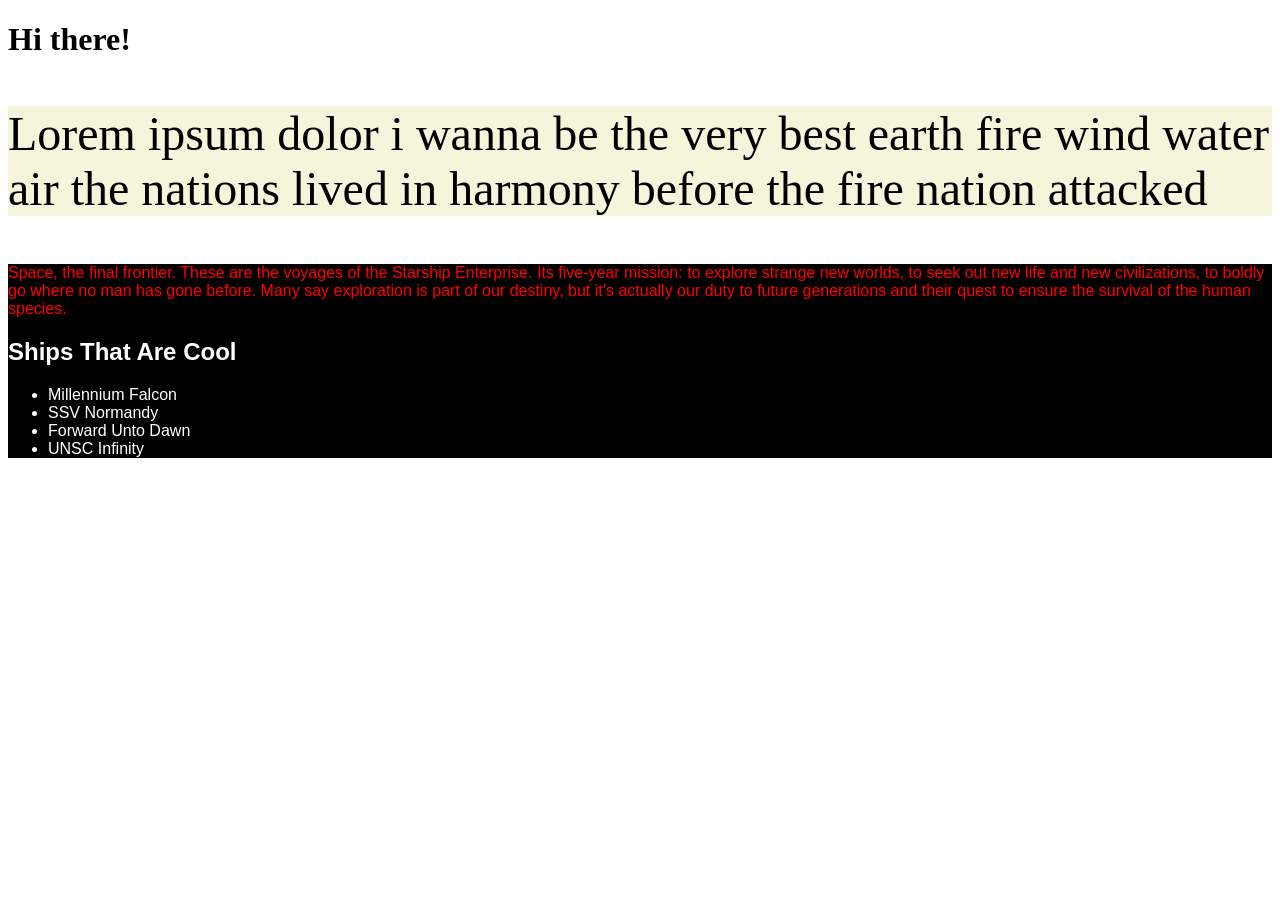
<file: Week2/index.html>
<!-- HTML is made up of elements -->

<!DOCTYPE html>
<html>
<!--ELEMENTS are just boxes that we place content in-->
<!--ELEMENTS are made up of tags and attributes-->
<!--TAGS look like <sometag> CONTENT </sometag> -->

<!-- overall structure of HTML elements are:  <sometag>CONTENT FOR THAT ELEMENT</sometag> -->

<!--attributes are descriptors of elements that provide more context or provide customization to an element-->

<head>
    <!--HEAD element provides metadata-->

    <title>My first page!</title>

</head>

<body> <!--the body renders everything that we see in the viewport OR we interact with-->

    <!--the style attribute styles an element-->

    <h1>Hi there! </h1>
    <p style="background-color: beige; font-size: 48px;">
        Lorem ipsum dolor i wanna be the very best earth fire wind water air the nations lived in harmony before the
        fire nation attacked
    </p>

    <!--Elements can have multiple attributes, but only 1 tag-->
    
    <!--ELEMENTS are made up of tags (mandatory), attribute (optional), content (what is in the element)-->

    <div style="background-color: black; color: white; font-family:'Trebuchet MS', 'Lucida Sans Unicode', 'Lucida Grande', 'Lucida Sans', Arial, sans-serif" class="ships-scifi">

        <p id="lorem-ipsum" style="color: red;">Space, the final frontier. These are the voyages of the Starship Enterprise. Its five-year mission: to explore strange
        new worlds, to seek out new life and new civilizations, to boldly go where no man has gone before. Many say exploration
        is part of our destiny, but it’s actually our duty to future generations and their quest to ensure the survival of the
        human species.</p>

        <h2> Ships That Are Cool</h2>
        <ul>
            <li id="han-solo">Millennium Falcon</li>
            <li id="joker">SSV Normandy</li>
            <li id="cortana">Forward Unto Dawn</li>
            <li id="roland">UNSC Infinity </li>
        </ul>

    </div>

  
</body>

</html>
</file>
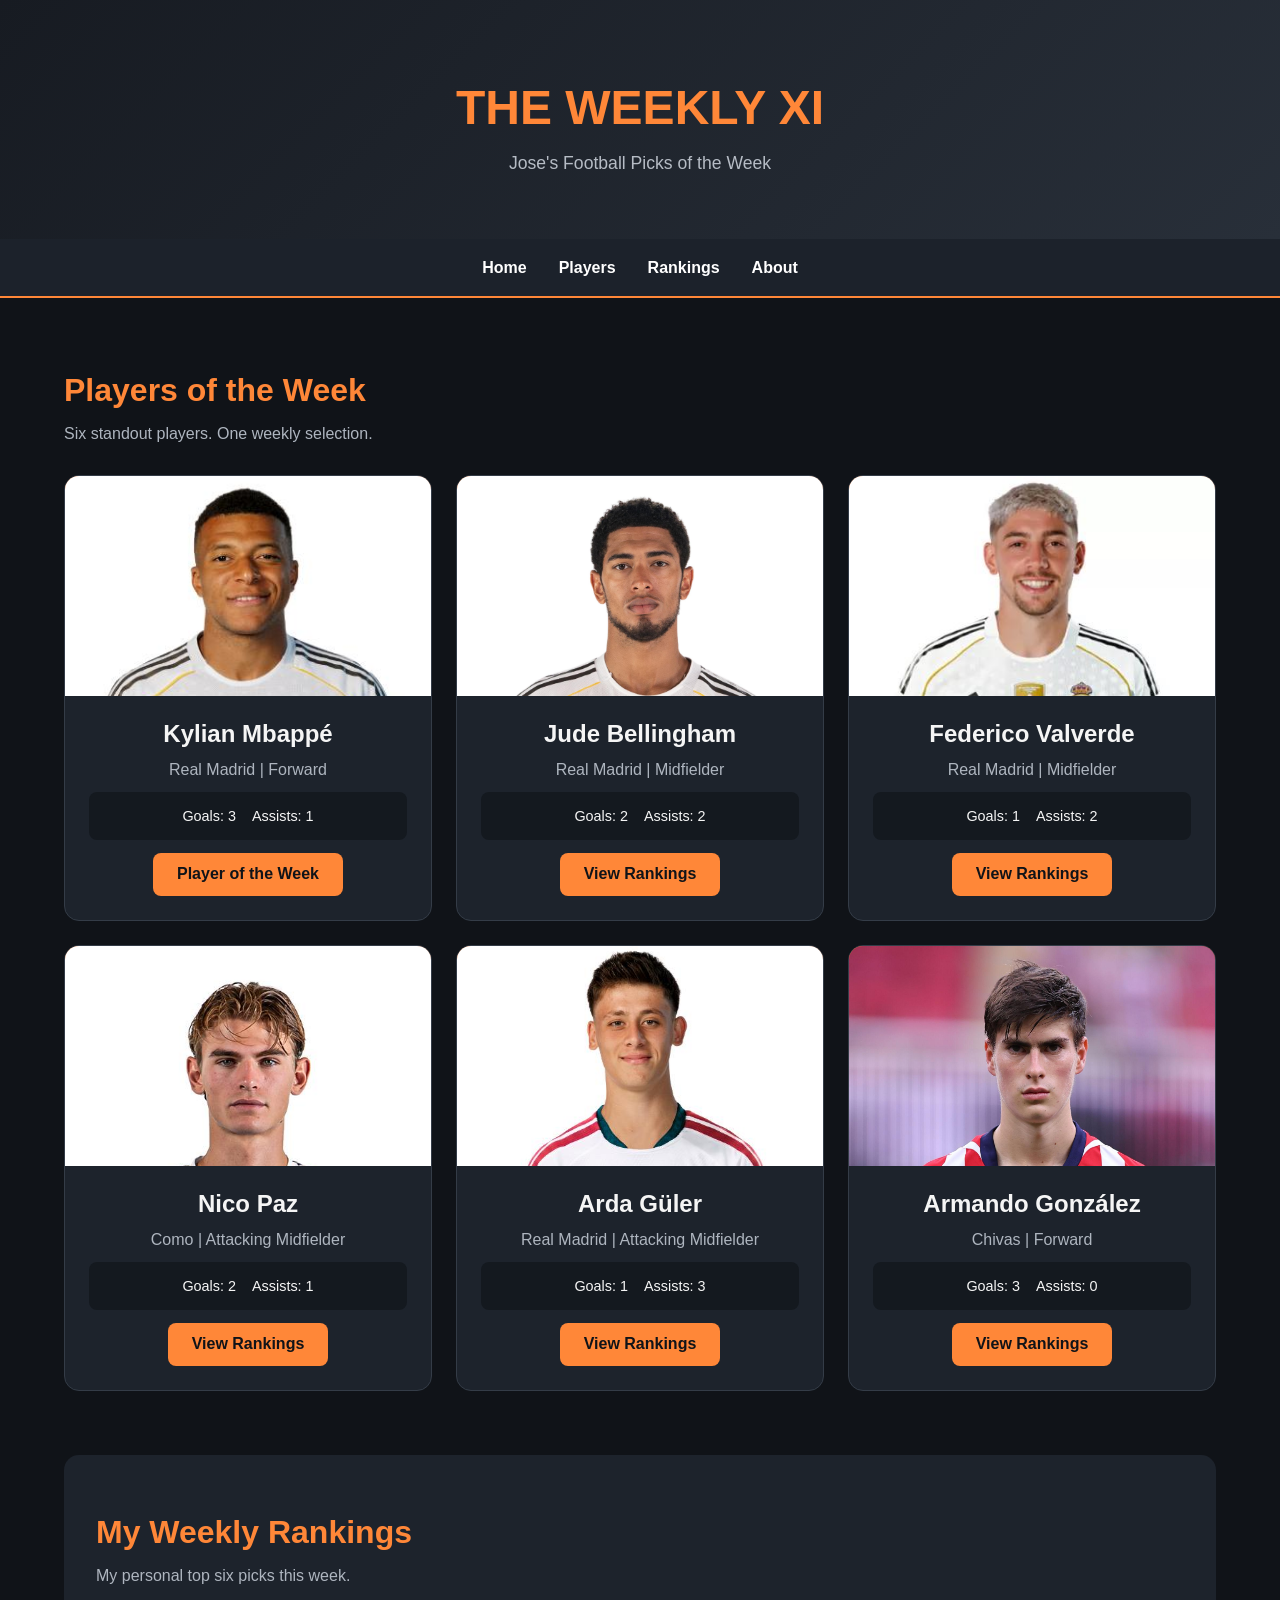
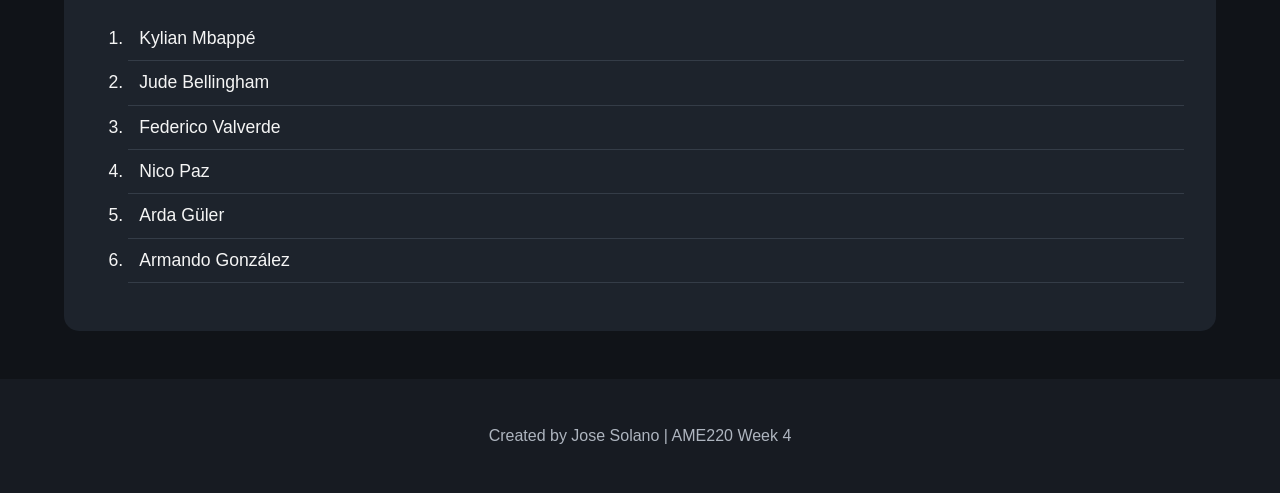
<file: Week4/index.html>
<!DOCTYPE html>
<html lang="en">
<head>
    <meta charset="UTF-8">
    <meta name="viewport" content="width=device-width, initial-scale=1.0">
    <title>The Weekly XI | Football Picks</title>
    <link rel="stylesheet" href="style.css">
</head>
<body>

    <header>
        <h1>THE WEEKLY XI</h1>
        <p>Jose's Football Picks of the Week</p>
    </header>

    <nav class="navbar">
        <a href="#home">Home</a>
        <a href="#players">Players</a>
        <a href="#rankings">Rankings</a>
        <a href="#about">About</a>
    </nav>

    <main id="home">
        <section id="players">
            <h2>Players of the Week</h2>
            <p>Six standout players. One weekly selection.</p>

                        <div class="player-grid">

                <!-- Player 1 -->
                <div class="player-card">
                    <div class="player-image">
                        <img src="images/mbappe.jpg" alt="Kylian Mbappé">
                    </div>
                    <div class="player-info">
                        <h3>Kylian Mbappé</h3>
                        <p>Real Madrid | Forward</p>
                        <div class="player-stats">
                            <span>Goals: 3</span>
                            <span>Assists: 1</span>
                        </div>
                        <a class="player-button" href="#rankings">Player of the Week</a>
                    </div>
                </div>

                <!-- Player 2 -->
                <div class="player-card">
                    <div class="player-image">
                        <img src="images/bellingham.jpg" alt="Jude Bellingham">
                    </div>
                    <div class="player-info">
                        <h3>Jude Bellingham</h3>
                        <p>Real Madrid | Midfielder</p>
                        <div class="player-stats">
                            <span>Goals: 2</span>
                            <span>Assists: 2</span>
                        </div>
                        <a class="player-button" href="#rankings">View Rankings</a>
                    </div>
                </div>

                <!-- Player 3 -->
                <div class="player-card">
                    <div class="player-image">
                        <img src="images/valverde.jpg" alt="Federico Valverde">
                    </div>
                    <div class="player-info">
                        <h3>Federico Valverde</h3>
                        <p>Real Madrid | Midfielder</p>
                        <div class="player-stats">
                            <span>Goals: 1</span>
                            <span>Assists: 2</span>
                        </div>
                        <a class="player-button" href="#rankings">View Rankings</a>
                    </div>
                </div>

                <!-- Player 4 -->
                <div class="player-card">
                    <div class="player-image">
                        <img src="images/paz.jpg" alt="Nico Paz">
                    </div>
                    <div class="player-info">
                        <h3>Nico Paz</h3>
                        <p>Como | Attacking Midfielder</p>
                        <div class="player-stats">
                            <span>Goals: 2</span>
                            <span>Assists: 1</span>
                        </div>
                        <a class="player-button" href="#rankings">View Rankings</a>
                    </div>      
                </div>

                <!-- Player 5 -->
                <div class="player-card">
                    <div class="player-image">
                        <img src="images/guler.jpg" alt="Arda Güler">
                    </div>
                    <div class="player-info">
                        <h3>Arda Güler</h3>
                        <p>Real Madrid | Attacking Midfielder</p>
                        <div class="player-stats">
                            <span>Goals: 1</span>
                            <span>Assists: 3</span>
                        </div>
                        <a class="player-button" href="#rankings">View Rankings</a>
                    </div>
                </div>

                <!-- Player 6 -->
                <div class="player-card">
                    <div class="player-image">
                        <img src="images/gonzalez.jpg" alt="Armando González">
                    </div>
                    <div class="player-info">
                        <h3>Armando González</h3>
                        <p>Chivas | Forward</p>
                        <div class="player-stats">
                            <span>Goals: 3</span>
                            <span>Assists: 0</span>
                        </div>
                        <a class="player-button" href="#rankings">View Rankings</a>
                    </div>
                </div>

            </div>
                </section>

        <section id="rankings" class="rankings-section">
            <h2>My Weekly Rankings</h2>
            <p>My personal top six picks this week.</p>

            <ol>
                <li>Kylian Mbappé</li>
                <li>Jude Bellingham</li>
                <li>Federico Valverde</li>
                <li>Nico Paz</li>
                <li>Arda Güler</li>
                <li>Armando González</li>
            </ol>
        </section>

    </main>

    <footer id="about">
        <p>Created by Jose Solano | AME220 Week 4</p>
    </footer>

</body>
</html>
</file>
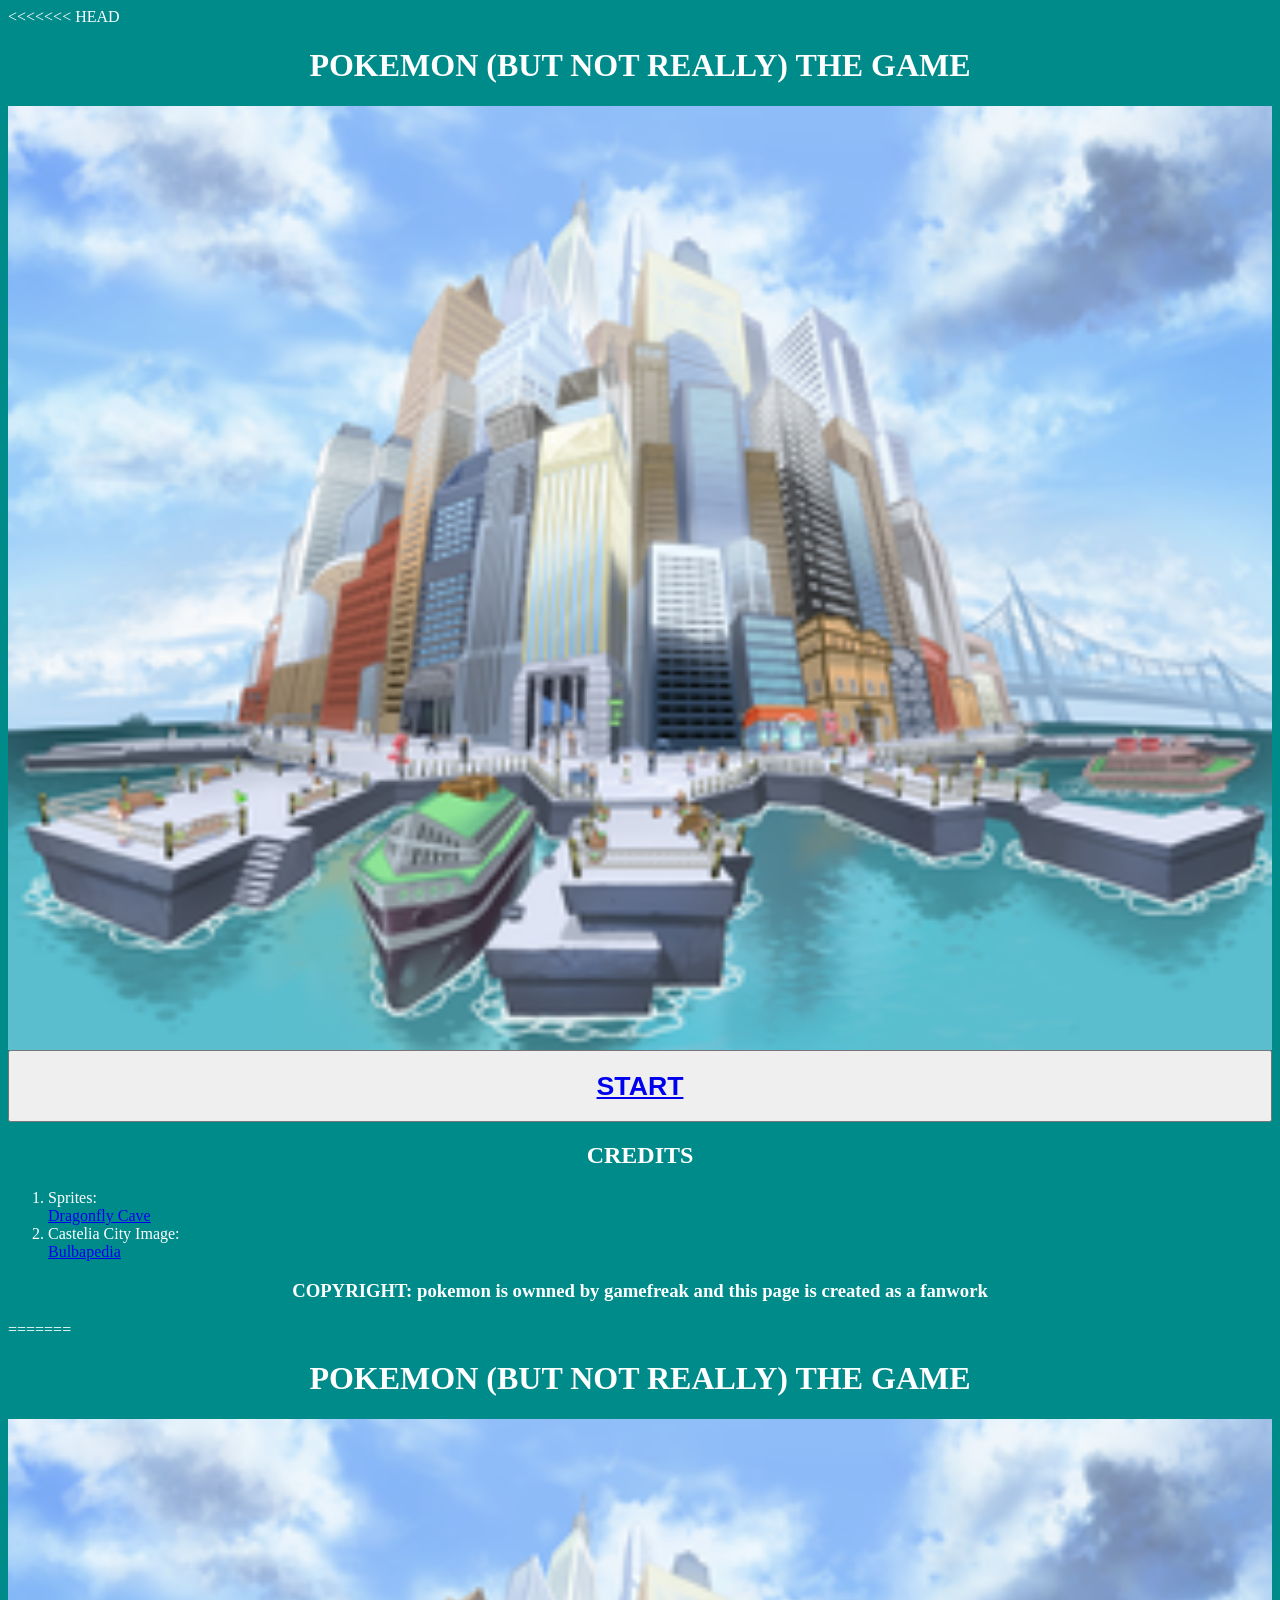
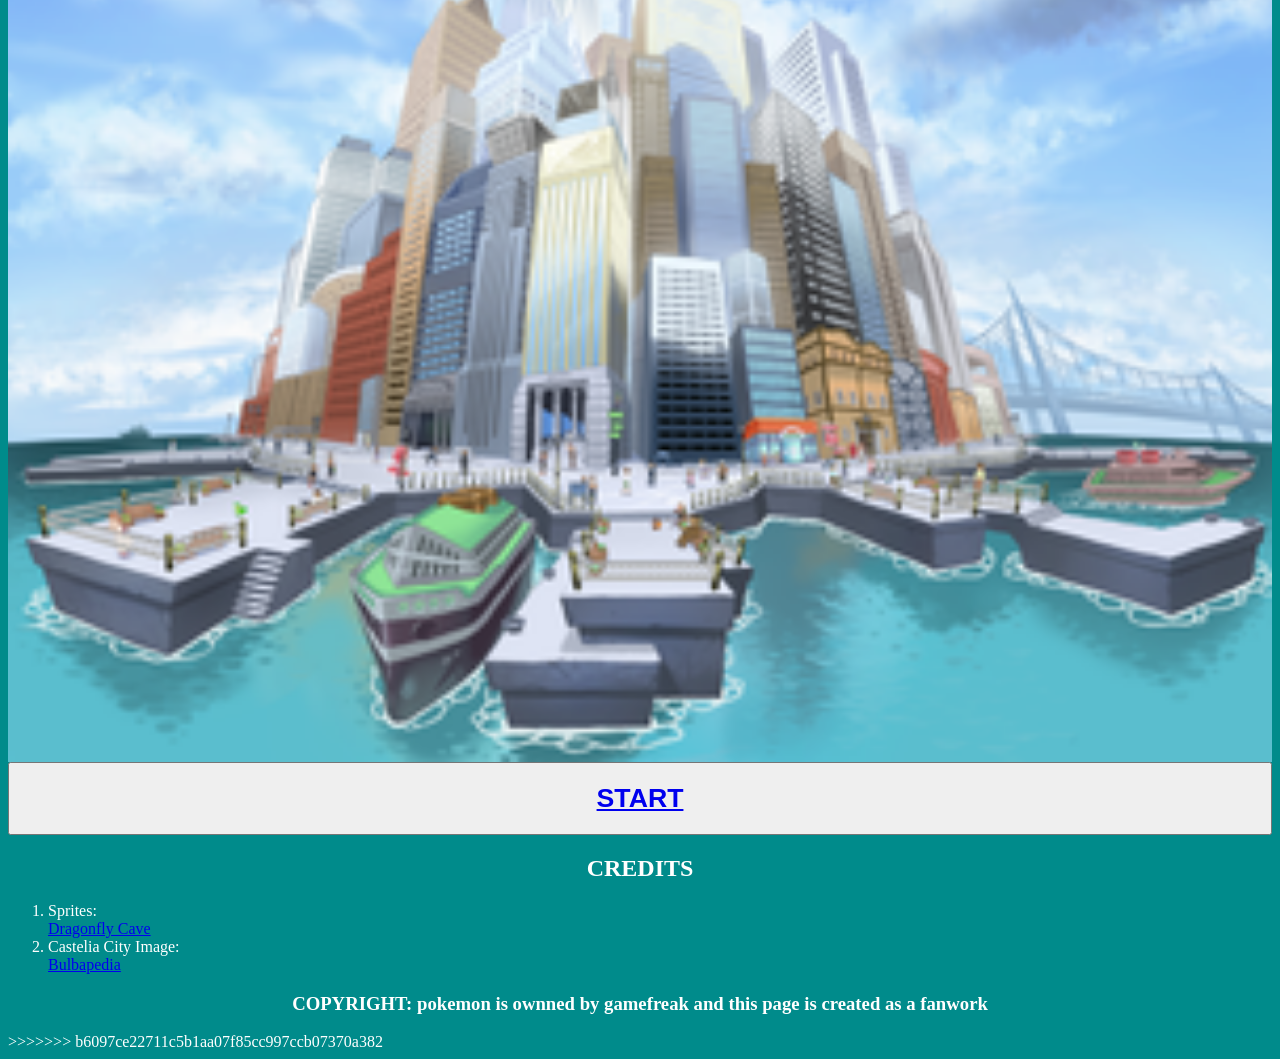
<file: Week2/ourfirstgame/index.html>
<<<<<<< HEAD
<!-- declare what type of page this is-->
<!DOCTYPE html>

<!--where html starts and ends-->

<html>

<head>
    <title>OUR FIRST GAME</title>
</head>

<!--html pages are made of elements-->
<!--elements have three oartsm a tag that describes the elements,
the contents/what's being rendered by the browser and
the attributes-->

<body style="background-color: darkcyan; color: white;
font-family: cursive;"> 

    <!--H1 though H6 are Section Titles-->

    <h1 style="color: white; text-align: center; font-family: 
    cursive;">POKEMON (BUT NOT REALLY) THE GAME</h1>

    <!--IMG element renders an image-->

    <img src="./assets\300px-Castelia_City.png" aria-label="an image of 
    Castelia City from pokemon" style ="width: 100%"></
    img>

    <button class="start-button" style="width: 100%"><h1 style="text-align: center;"><a
    href="./game.html">START</a></h1></button>


    <!--lists: ordered list (where the steps count; 1,2,3,4) and
    undordered lists (lists where order doesn't matter; * , * )-->

    

    <section id="credits">
        <h2 style="text-align: center">CREDITS</h2>
        <ol>
            <li>Sprites: </li> <a href="https://www.dragonflycave.com/
            resources/sprite-generator/">Dragonfly Cave</a></li>
            <li>Castelia City Image:</li> <a href="https://bulbapedia.bulbagarden.net/
            wiki/Castelia_City">Bulbapedia</a></li>
        </ol>
    </section>

    <h3 style="color: white; text-align: center; font-family: 
    cursive;">COPYRIGHT: pokemon is ownned by gamefreak and this
    page is created as a fanwork</h3>
    

</body>


=======
<!-- declare what type of page this is-->
<!DOCTYPE html>

<!--where html starts and ends-->

<html>

<head>
    <title>OUR FIRST GAME</title>
</head>

<!--html pages are made of elements-->
<!--elements have three oartsm a tag that describes the elements,
the contents/what's being rendered by the browser and
the attributes-->

<body style="background-color: darkcyan; color: white;
font-family: cursive;"> 

    <!--H1 though H6 are Section Titles-->

    <h1 style="color: white; text-align: center; font-family: 
    cursive;">POKEMON (BUT NOT REALLY) THE GAME</h1>

    <!--IMG element renders an image-->

    <img src="./assets\300px-Castelia_City.png" aria-label="an image of 
    Castelia City from pokemon" style ="width: 100%"></
    img>

    <button class="start-button" style="width: 100%"><h1 style="text-align: center;"><a
    href="./game.html">START</a></h1></button>


    <!--lists: ordered list (where the steps count; 1,2,3,4) and
    undordered lists (lists where order doesn't matter; * , * )-->

    

    <section id="credits">
        <h2 style="text-align: center">CREDITS</h2>
        <ol>
            <li>Sprites: </li> <a href="https://www.dragonflycave.com/
            resources/sprite-generator/">Dragonfly Cave</a></li>
            <li>Castelia City Image:</li> <a href="https://bulbapedia.bulbagarden.net/
            wiki/Castelia_City">Bulbapedia</a></li>
        </ol>
    </section>

    <h3 style="color: white; text-align: center; font-family: 
    cursive;">COPYRIGHT: pokemon is ownned by gamefreak and this
    page is created as a fanwork</h3>
    

</body>


>>>>>>> b6097ce22711c5b1aa07f85cc997ccb07370a382
</html>
</file>
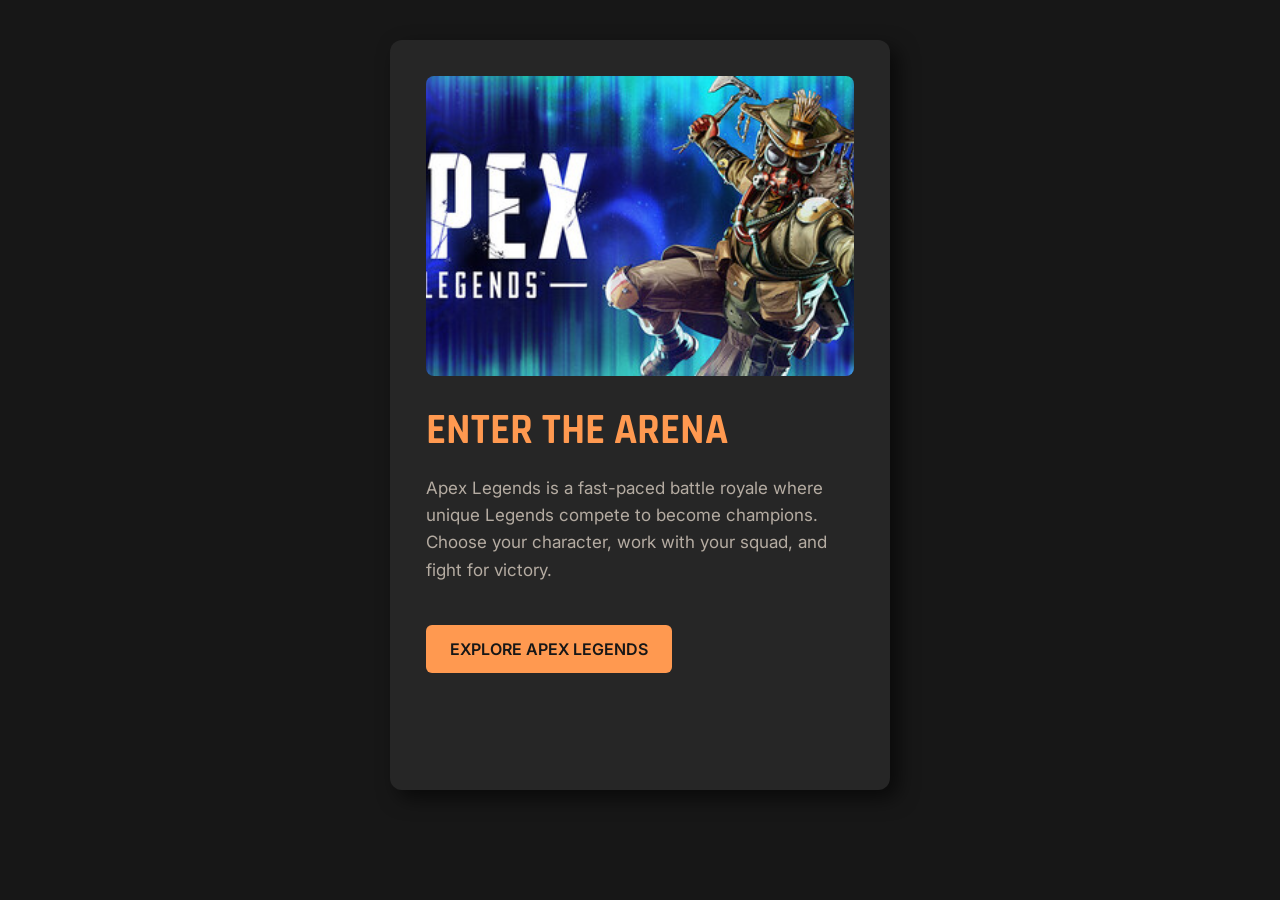
<file: Week3/homework.html>
<!DOCTYPE html>
<html lang="en">

<head>
    <meta charset="UTF-8">
    <meta name="viewport" content="width=device-width, initial-scale=1.0">

    <title>Apex Legends Card</title>

    <link href="https://fonts.googleapis.com/css2?family=Inter:wght@400;500;600&family=Rajdhani:wght@600;700&display=swap" rel="stylesheet">

    <style>

        body {
            background-color: #171717;
            font-family: "Inter", sans-serif;

            display: flex;
            justify-content: center;

            padding: 40px;
            margin: 0;
        }

        .card {
            width: 500px;
            height: 750px;

            background-color: #262626;

            padding: 36px;
            border-radius: 12px;

            box-sizing: border-box;

            box-shadow: 8px 8px 20px rgba(0, 0, 0, 0.6);
        }

        /* CARD IMAGE */
        .card img {
            width: 100%;
            height: 300px;

            object-fit: cover;

            margin-bottom: 12px;
            border-radius: 8px;
        }

        .card h1 {
            font-family: "Rajdhani", sans-serif;
            font-size: 42px;
            font-weight: 700;

            color: #FF9950;

            margin-top: 12px;
            margin-bottom: 16px;
        }

        .card p {
            font-family: "Inter", sans-serif;
            font-size: 17px;

            line-height: 1.6;
            color: #B5ACA2;
        }

        .card a {
            display: inline-block;

            background-color: #FF9950;
            color: #171717;

            padding: 14px 24px;
            border-radius: 6px;

            text-decoration: none;
            font-family: "Inter", sans-serif;
            font-weight: 600;

            margin-top: 24px;

            transition: background-color 300ms ease;
        }

        .card a:hover {
            background-color: #FFC08A;
        }

    </style>
</head>

<body>

    <div class="card">

        <img src="./portfolio/assets/apex.jpg"
             alt="Apex Legends promotional artwork">

        <h1>ENTER THE ARENA</h1>

        <p>
            Apex Legends is a fast-paced battle royale
            where unique Legends compete to become
            champions. Choose your character, work
            with your squad, and fight for victory.
        </p>

        <a href="https://www.ea.com/games/apex-legends"
           target="_blank"
           rel="noopener noreferrer">
            EXPLORE APEX LEGENDS
        </a>

    </div>

</body>
</html>
</file>
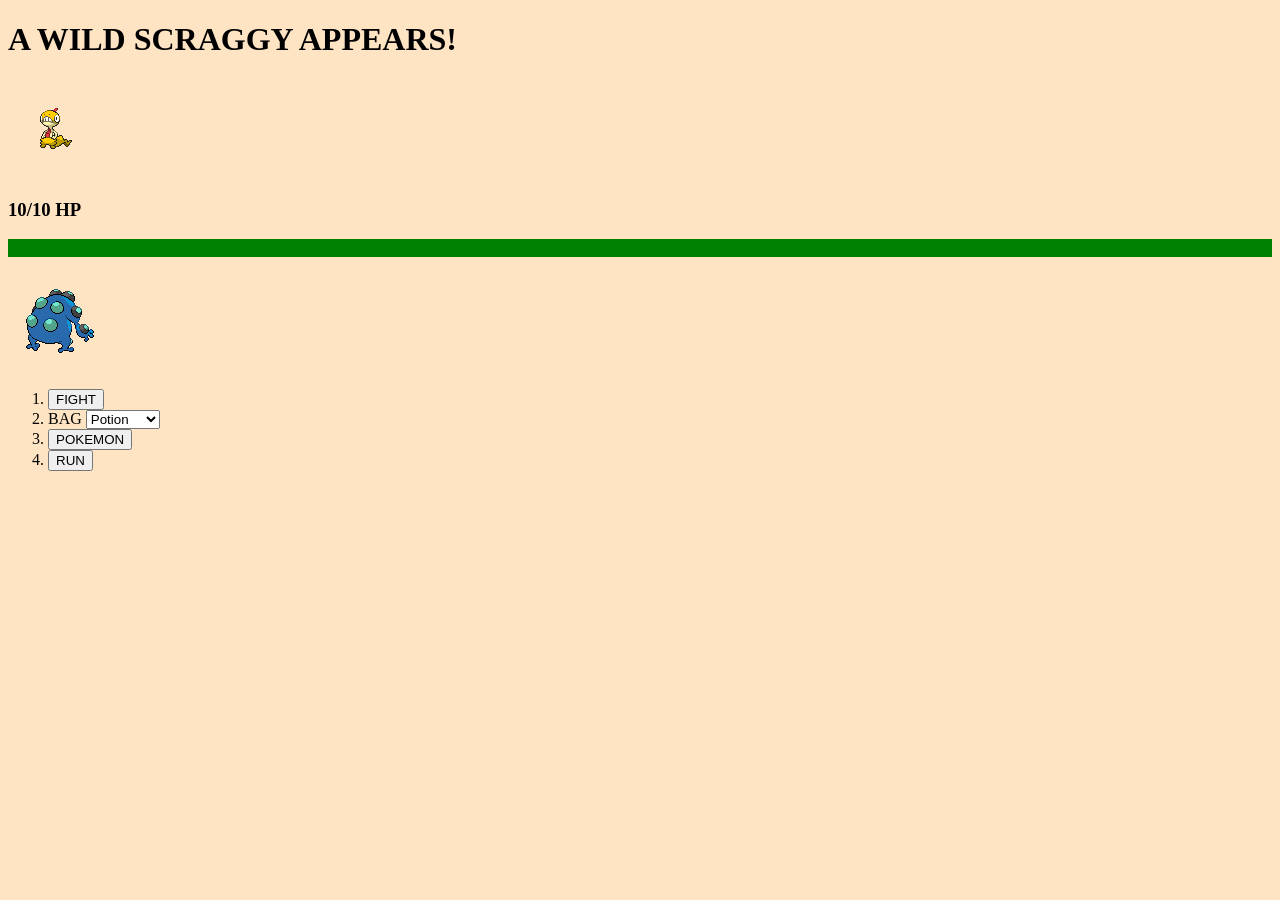
<file: Week2/ourfirstgame/game.html>
<!DOCTYPE html>
<html>
    <head>
        <title>... WEBPAGE WANTS TO BATTLE!</title>
    </head>
    <body class="battle" style="background-color: bisque; font-family: cursive;">
        <h1 id ="scraggy">A WILD SCRAGGY APPEARS!</h1>
        <section class="scraggy">
            <img src="./assets/scraggy.png"></img>
            <h3>10/10 HP</h3>
        </section>
        <div style="background-color: green;"><p><p><p>&nbsp;</
        p></div>
        <section class="seismitoad">
            <img src="./assets/seismitoad-back.png"/>
            <ol>
                <li><button>FIGHT</button></li>
                <li><label id="item" for="item-select">BAG</
                label>
                <select id="item-select">
                    <option value="potion">Potion</option>
                    <option value="pokeball">Pokeball</option>
                </select>
                <li><button>POKEMON</button></li>
                <li><button>RUN</button></li>
            </ol>
        </section>

    </body>
</html>
</file>
<file: Week4/style.css>
/* GENERAL SETTINGS */
* {
    box-sizing: border-box;
}

html {
    font-size: 16px;
    scroll-behavior: smooth;
}

body {
    margin: 0;
    background-color: #101318;
    color: #f5f5f5;
    font-family: Arial, Helvetica, sans-serif;
}

/* HEADER */
header {
    text-align: center;
    padding: 3rem 1rem;
    background: linear-gradient(135deg, #171b22, #282f39);
}

header h1 {
    font-size: 3rem;
    color: #ff8738;
    margin-bottom: 0.5rem;
}

header p {
    font-size: 1.1rem;
    color: #b6bcc5;
}

/* STICKY NAVIGATION */
.navbar {
    position: sticky;
    top: 0;
    z-index: 100;

    display: flex;
    justify-content: center;
    align-items: center;
    gap: 2rem;
    flex-wrap: nowrap;

    padding: 1.2rem;
    background-color: #1c222b;
    border-bottom: 2px solid #ff8738;
}

.navbar a {
    text-decoration: none;
    color: white;
    font-size: 1rem;
    font-weight: bold;
    transition: color 0.3s;
}

.navbar a:hover {
    color: #ff8738;
}

/* MAIN CONTENT */
main {
    max-width: 1200px;
    margin: auto;
    padding: 3rem 1.5rem;
}

section h2 {
    font-size: 2rem;
    color: #ff8738;
    margin-bottom: 0.5rem;
}

section > p {
    color: #aeb5bf;
    margin-bottom: 2rem;
}

/* CSS GRID */
.player-grid {
    display: grid;
    grid-template-columns: repeat(3, 1fr);
    gap: 1.5rem;
}

/* PLAYER CARDS */
.player-card {
    display: flex;
    flex-direction: column;
    overflow: hidden;

    background-color: #1d232c;
    border: 1px solid #343c47;
    border-radius: 15px;
    transition: transform 0.3s, box-shadow 0.3s;
}

.player-card:hover {
    transform: translateY(-5px);
    box-shadow: 0 10px 25px rgba(255, 135, 56, 0.2);
}

/* PLAYER IMAGE PLACEHOLDER */
.player-image {
    height: 220px;
    background: linear-gradient(135deg, #ff8738, #723719);

    display: flex;
    justify-content: center;
    align-items: center;
}

.player-image img {
    width: 100%;
    height: 100%;
    object-fit: cover;
    object-position: center top;
}

/* PLAYER INFORMATION */
.player-info {
    display: flex;
    flex-direction: column;
    align-items: center;
    text-align: center;
    gap: 0.8rem;

    padding: 1.5rem;
    flex: 1;
}

.player-info h3 {
    font-size: 1.5rem;
    margin: 0;
}

.player-info p {
    font-size: 1rem;
    color: #aeb5bf;
    margin: 0;
}

/* FLEXBOX STATS */
.player-stats {
    display: flex;
    justify-content: center;
    align-items: center;
    flex-wrap: nowrap;
    gap: 1rem;

    width: 100%;
    padding: 1rem;
    background-color: #14191f;
    border-radius: 8px;
}

.player-stats span {
    font-size: 0.9rem;
    white-space: nowrap;
}


/* PLAYER BUTTON LINKS */
.player-info .player-button {
    margin-top: auto;
    padding: 0.8rem 1.5rem;

    background-color: #ff8738;
    color: #101318;
    border: none;
    border-radius: 8px;

    font-weight: bold;
    text-decoration: none;
    cursor: pointer;
}

.player-info .player-button:hover {
    background-color: #ffae75;
}

/* FOOTER */
footer {
    text-align: center;
    padding: 2rem;
    background-color: #171b22;
    color: #aeb5bf;
}
/* WEEKLY RANKINGS */
.rankings-section {
    margin-top: 4rem;
    padding: 2rem;
    background-color: #1d232c;
    border-radius: 15px;
}

.rankings-section ol {
    padding-left: 2rem;
}

.rankings-section li {
    font-size: 1.1rem;
    padding: 0.7rem;
    border-bottom: 1px solid #343c47;
}

/* KEEP ANCHOR CONTENT BELOW STICKY NAVBAR */
section,
footer {
    scroll-margin-top: 6rem;
}


/* MOBILE RESPONSIVENESS */
@media (max-width: 720px) {

    html {
        font-size: 12px;
    }

    .navbar {
        gap: 1rem;
        padding: 1.2rem 0.5rem;
    }

    .navbar a {
        font-size: 1rem;
    }

    main {
        padding: 2rem 1rem;
    }

    .player-grid {
        grid-template-columns: 1fr;
    }

    .player-card {
        min-height: 100vh;
    }

    .player-image {
        height: 45vh;
    }

    .player-info {
        justify-content: center;
    }
}
</file>
